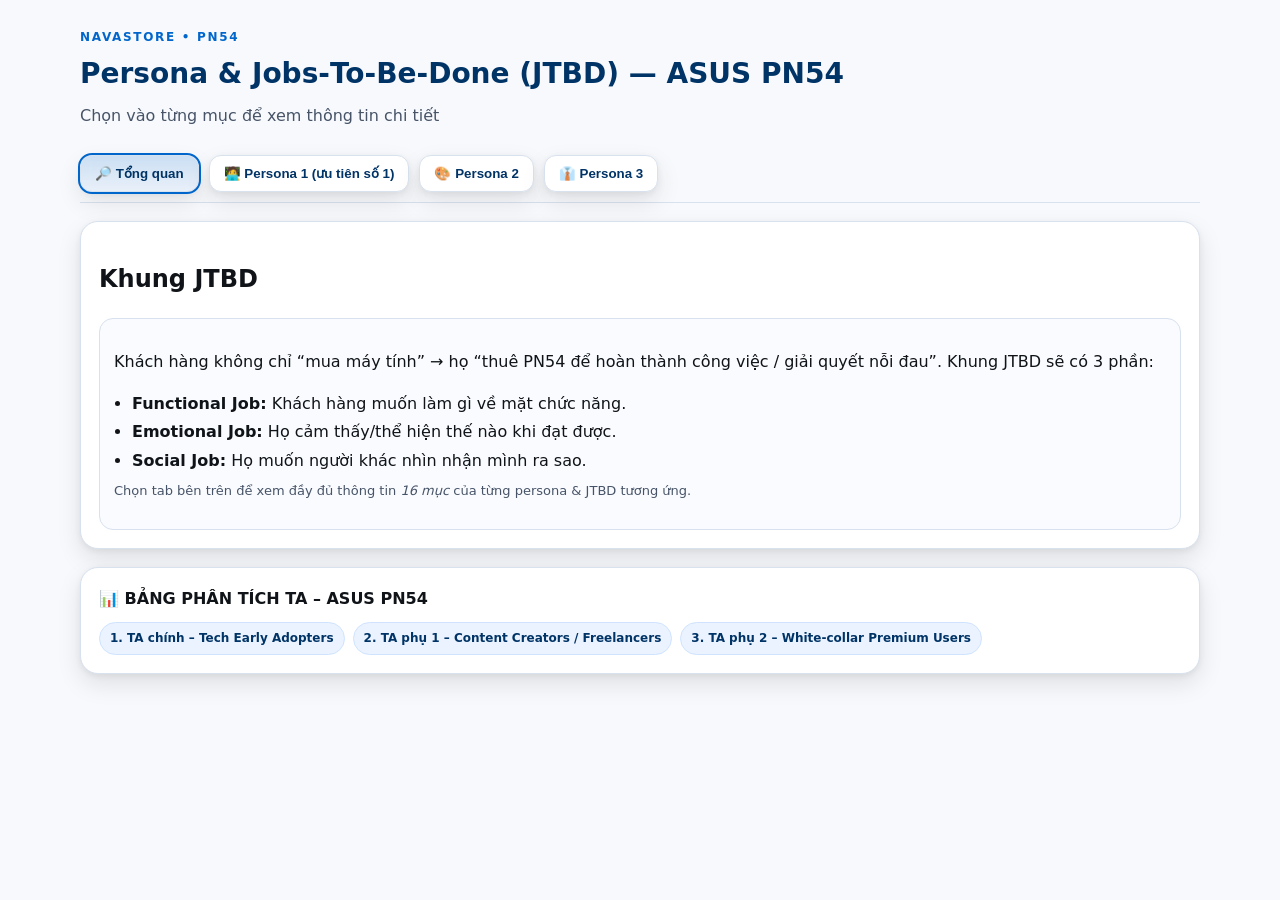
<file: persona/index.html>
<!DOCTYPE html>
<html lang="vi">
<head>
  <meta charset="utf-8" />
  <meta name="viewport" content="width=device-width, initial-scale=1" />
  <title>Persona & JTBD – ASUS PN54 (Navastore)</title>
  <style>
    /* ===== Brand & tokens ===== */
    :root{
      --brand:#003366;      /* Navastore primary */
      --accent:#0066cc;     /* Action / focus */
      --accent-2:#00a37a;   /* Secondary */
      --bg:#f7f9fc;         /* Page bg */
      --surface:#ffffff;    /* Card */
      --ink:#101418;        /* Main text */
      --ink-2:#475468;      /* Secondary text */
      --line:#d8e1ee;       /* Borders */
      --chip:#eaf3ff;       /* Pills */
      --shadow:0 10px 24px rgba(0,0,0,.10), 0 2px 6px rgba(0,0,0,.06);
    }
    *,*::before,*::after{box-sizing:border-box}
    body{margin:0; font-family:system-ui,-apple-system,Segoe UI,Roboto,Helvetica,Arial; color:var(--ink); background:var(--bg); line-height:1.6}
    .wrap{max-width:1160px; margin:28px auto 64px; padding:0 20px}

    /* ===== Header ===== */
    .header{margin-bottom:16px}
    .kicker{letter-spacing:.14em; text-transform:uppercase; color:var(--accent); font-weight:700; font-size:12px}
    h1{margin:.3rem 0 .4rem; font-size:28px; color:var(--brand)}
    .subtitle{margin:0; color:var(--ink-2)}

    /* ===== Tabs (4 tabs) ===== */
    .tabs{position:sticky; top:0; z-index:3; background:rgba(247,249,252,.82); backdrop-filter:blur(8px); border-bottom:1px solid var(--line)}
    .tablist{display:flex; gap:10px; padding:10px 0; flex-wrap:wrap}
    .tab-btn{appearance:none; border:1px solid var(--line); background:var(--surface); color:var(--brand); font-weight:700; padding:10px 14px; border-radius:12px; cursor:pointer; box-shadow:var(--shadow);}
    .tab-btn:hover{background:#f0f6ff}
    .tab-btn[aria-selected="true"]{outline:2px solid var(--accent); background:linear-gradient(180deg,rgba(0,102,204,.18),rgba(0,102,204,.06));}

    /* ===== Panels ===== */
    .panel{display:none; padding:18px 0}
    .panel.active{display:block}

    /* ===== Cards & layout inside panels ===== */
    .card{background:var(--surface); border:1px solid var(--line); border-radius:18px; box-shadow:var(--shadow); padding:18px; margin-bottom:18px}
    .two-col{display:grid; grid-template-columns:1.15fr .85fr; gap:18px}
    @media (max-width:980px){.two-col{grid-template-columns:1fr}}

    .block{background:#f9fbff; border:1px solid var(--line); border-radius:14px; padding:14px}
    .block h3{margin:0 0 8px; font-size:16px; color:var(--brand)}
    .list{margin:0; padding-left:18px}
    .list li{margin:3px 0}

    .jtbd{display:grid; gap:12px}
    .jtbd .col{background:#f9fbff; border:1px solid var(--line); border-radius:14px; padding:14px}
    .jtbd h4{margin:0 0 8px; font-size:15px; color:var(--accent-2)}

    .summary{display:grid; gap:10px}
    .pillset{display:flex; flex-wrap:wrap; gap:8px}
    .pill{background:var(--chip); color:var(--brand); border:1px solid #cfe3ff; padding:6px 10px; border-radius:999px; font-size:12px; font-weight:600}

    .note{margin-top:8px; color:var(--ink-2); font-size:13px}
    .footer{margin-top:14px; color:var(--ink-2); font-size:12px}
  </style>
</head>
<body>
  <div class="wrap">
    <header class="header">
      <div class="kicker">Navastore • PN54</div>
      <h1>Persona & Jobs‑To‑Be‑Done (JTBD) — ASUS PN54</h1>
      <p class="subtitle">Chọn vào từng mục để xem thông tin chi tiết</p>
    </header>

    <!-- ===== Tablist ===== -->
    <nav class="tabs" role="tablist" aria-label="Persona Tabs">
      <div class="tablist">
        <button class="tab-btn" role="tab" aria-selected="true" aria-controls="panel-overview" id="tab-overview">🔎 Tổng quan</button>
        <button class="tab-btn" role="tab" aria-selected="false" aria-controls="panel-p1" id="tab-p1">🧑‍💻 Persona 1 (ưu tiên số 1)</button>
        <button class="tab-btn" role="tab" aria-selected="false" aria-controls="panel-p2" id="tab-p2">🎨 Persona 2</button>
        <button class="tab-btn" role="tab" aria-selected="false" aria-controls="panel-p3" id="tab-p3">👔 Persona 3</button>
      </div>
    </nav>

    <!-- ===== Panels ===== -->
    <section id="panel-overview" class="panel active" role="tabpanel" aria-labelledby="tab-overview">
      <div class="card">
        <h2>Khung JTBD</h2>
        <div class="block">
          <p>Khách hàng không chỉ “mua máy tính” → họ “thuê PN54 để hoàn thành công việc / giải quyết nỗi đau”. Khung JTBD sẽ có 3 phần:</p>
          <ul class="list">
            <li><strong>Functional Job:</strong> Khách hàng muốn làm gì về mặt chức năng.</li>
            <li><strong>Emotional Job:</strong> Họ cảm thấy/thể hiện thế nào khi đạt được.</li>
            <li><strong>Social Job:</strong> Họ muốn người khác nhìn nhận mình ra sao.</li>
          </ul>
          <p class="note">Chọn tab bên trên để xem đầy đủ thông tin <em>16 mục</em> của từng persona & JTBD tương ứng.</p>
        </div>
      </div>

      <div class="card summary">
        <strong>📊 BẢNG PHÂN TÍCH TA – ASUS PN54</strong>
        <div class="pillset">
          <span class="pill">1. TA chính – Tech Early Adopters</span>
          <span class="pill">2. TA phụ 1 – Content Creators / Freelancers</span>
          <span class="pill">3. TA phụ 2 – White‑collar Premium Users</span>
        </div>
      </div>
    </section>

    <section id="panel-p1" class="panel" role="tabpanel" aria-labelledby="tab-p1">
      <div class="card">
        <h2>🧑‍💻 Persona 1 – Tech Early Adopters (TA chính)</h2>
        <div class="two-col">
          <div class="block">
            <h3>Thông tin 16 mục</h3>
            <ol class="list">
              <li>Tuổi: 22 – 35</li>
              <li>Giới tính: Nam (đa số), một phần nhỏ nữ trong ngành IT</li>
              <li>Nơi ở: Thành phố lớn (HN, HCM, Đà Nẵng)</li>
              <li>Công việc: Developer, kỹ sư AI/ML, startup founder, gamer semi-pro</li>
              <li>Tình trạng hôn nhân: Độc thân hoặc mới lập gia đình</li>
              <li>Thu nhập hàng tháng: 20 – 35 triệu</li>
              <li>Trình độ học vấn: Đại học/Cao học ngành CNTT, Kỹ thuật</li>
              <li>Tầng lớp xã hội: Middle – upper middle class</li>
              <li>Mối quan tâm: Công nghệ AI mới, PC hiệu năng, gaming, dev tool</li>
              <li>Sở thích: Test phần mềm/hardware, chơi game, tham gia forum tech</li>
              <li>Thói quen media: Theo dõi YouTube tech, TikTok review, Reddit/voz</li>
              <li>Kênh thông tin tin cậy: KOL công nghệ, forum dev, nhóm Facebook AI</li>
              <li>Hành vi mua hàng: Nghiên cứu kỹ specs, so sánh benchmark, mua online (Shopee/Lazada flagship, website chính hãng)</li>
              <li>Rào cản mua hàng: Giá cao, chưa tin AI PC khác biệt so với PC gaming</li>
              <li>Động lực mua hàng: Muốn trải nghiệm công nghệ đầu tiên, tối ưu hiệu năng AI tại chỗ</li>
              <li>Thông điệp thuyết phục: “Mang AI workstation tiên phong về bàn làm việc – nhỏ gọn, mạnh mẽ, khác biệt.”</li>
            </ol>
          </div>
          <div class="jtbd">
            <div class="col">
              <h4>Functional Job</h4>
              <ul class="list">
                <li>Chạy mô hình AI cục bộ (không phụ thuộc cloud).</li>
                <li>Test công nghệ mới (Copilot+, Zen 5, NPU 50 TOPS).</li>
                <li>Build mini workstation thay desktop cồng kềnh.</li>
              </ul>
            </div>
            <div class="col">
              <h4>Emotional Job</h4>
              <ul class="list">
                <li>Cảm thấy hứng thú vì được trải nghiệm công nghệ tiên phong.</li>
                <li>An tâm vì máy ổn định, không lo treo khi thử nghiệm.</li>
                <li>Thoả mãn nhu cầu “đi trước đón đầu” trong cộng đồng tech.</li>
              </ul>
            </div>
            <div class="col">
              <h4>Social Job</h4>
              <ul class="list">
                <li>Được nhìn nhận là “người đầu tiên” trải nghiệm công nghệ mới.</li>
                <li>Tạo uy tín trong nhóm dev/IT khi giới thiệu tool/thiết bị mới.</li>
                <li>Có thể chia sẻ case study hoặc hướng dẫn trên forum/social.</li>
              </ul>
            </div>
          </div>
        </div>
      </div>
    </section>

    <section id="panel-p2" class="panel" role="tabpanel" aria-labelledby="tab-p2">
      <div class="card">
        <h2>🎨 Persona 2 – Content Creators / Freelancers (TA phụ 1)</h2>
        <div class="two-col">
          <div class="block">
            <h3>Thông tin 16 mục</h3>
            <ol class="list">
              <li>Tuổi: 25 – 40</li>
              <li>Giới tính: Nam & Nữ (tương đối cân bằng)</li>
              <li>Nơi ở: TP lớn (HN, HCM, Đà Nẵng), home studio hoặc coworking</li>
              <li>Công việc: Youtuber, Streamer, Designer, Editor, kiến trúc sư</li>
              <li>Tình trạng hôn nhân: Độc thân hoặc đã lập gia đình</li>
              <li>Thu nhập hàng tháng: 15 – 30 triệu (theo dự án/khách hàng)</li>
              <li>Trình độ học vấn: Đại học ngành thiết kế, truyền thông, kiến trúc…</li>
              <li>Tầng lớp xã hội: Middle class</li>
              <li>Mối quan tâm: Thiết bị sáng tạo, deadline, đa màn hình, backup dữ liệu</li>
              <li>Sở thích: Làm video, stream, chỉnh sửa ảnh, chụp ảnh, đồ họa</li>
              <li>Thói quen media: Xem review tech (ThinkView, Vinh Vật Vờ, Schannel)</li>
              <li>Kênh thông tin tin cậy: Cộng đồng designer/creator, hội nhóm freelancer</li>
              <li>Hành vi mua hàng: Tìm review, so sánh PC/laptop, ưu tiên máy bền – bảo hành tốt</li>
              <li>Rào cản mua hàng: Lo ngại giá cao, chưa hiểu rõ PN54 mạnh ở đâu so với PC gaming</li>
              <li>Động lực mua hàng: Muốn có workstation gọn gàng, yên tĩnh, tránh treo máy khi deadline</li>
              <li>Thông điệp thuyết phục: “Mini PC AI – người bạn đồng hành sáng tạo bền bỉ cho freelancer & studio nhỏ.”</li>
            </ol>
          </div>
          <div class="jtbd">
            <div class="col">
              <h4>Functional Job</h4>
              <ul class="list">
                <li>Dựng video 4K, chỉnh sửa ảnh, thiết kế CAD nhẹ mà không bị lag.</li>
                <li>Làm việc đa màn hình trong studio nhỏ, tiết kiệm điện.</li>
                <li>Vận hành bền bỉ, tránh downtime khi chạy deadline.</li>
              </ul>
            </div>
            <div class="col">
              <h4>Emotional Job</h4>
              <ul class="list">
                <li>Cảm thấy yên tâm khi máy hoạt động ổn định, deadline không bị ảnh hưởng.</li>
                <li>Tự tin hơn khi sở hữu thiết bị “chuẩn doanh nghiệp” chuyên nghiệp.</li>
                <li>Giảm stress vì không phải liên tục fix lỗi máy tính.</li>
              </ul>
            </div>
            <div class="col">
              <h4>Social Job</h4>
              <ul class="list">
                <li>Thể hiện hình ảnh freelancer/studio chuyên nghiệp với khách hàng.</li>
                <li>Dùng PN54 như một “bằng chứng” đầu tư nghiêm túc cho công việc.</li>
                <li>Có thể khoe setup gọn gàng, hiện đại trên social/YouTube.</li>
              </ul>
            </div>
          </div>
        </div>
      </div>
    </section>

    <section id="panel-p3" class="panel" role="tabpanel" aria-labelledby="tab-p3">
      <div class="card">
        <h2>👔 Persona 3 – White‑collar Premium Users (TA phụ 2)</h2>
        <div class="two-col">
          <div class="block">
            <h3>Thông tin 16 mục</h3>
            <ol class="list">
              <li>Tuổi: 28 – 45</li>
              <li>Giới tính: Nam & Nữ</li>
              <li>Nơi ở: Hà Nội, HCM (quận trung tâm, khu dân cư cao cấp)</li>
              <li>Công việc: Quản lý cấp trung, chuyên viên cao cấp (finance, consulting, bất động sản, ngân hàng)</li>
              <li>Tình trạng hôn nhân: Đa số đã kết hôn</li>
              <li>Thu nhập hàng tháng: 25 – 50 triệu</li>
              <li>Trình độ học vấn: Đại học/Cao học ngành kinh tế, tài chính, quản trị</li>
              <li>Tầng lớp xã hội: Upper middle – affluent</li>
              <li>Mối quan tâm: Nâng cấp văn phòng tại nhà, công nghệ hiện đại, thương hiệu uy tín</li>
              <li>Sở thích: Du lịch, networking, sưu tầm thiết bị cao cấp, đọc báo tài chính</li>
              <li>Thói quen media: LinkedIn, báo công nghệ, báo tài chính, YouTube review</li>
              <li>Kênh thông tin tin cậy: Báo chí uy tín (CafeF, VietnamFinance, VnExpress), LinkedIn, KOL công nghệ</li>
              <li>Hành vi mua hàng: Ưa chuộng sản phẩm chính hãng, mua qua flagship store/e-commerce có trả góp</li>
              <li>Rào cản mua hàng: Chưa quen khái niệm Mini PC thay desktop; lo lắng chi phí cao</li>
              <li>Động lực mua hàng: Muốn văn phòng tại nhà gọn gàng, sang trọng, tiết kiệm điện, sản phẩm bền lâu</li>
              <li>Thông điệp thuyết phục: “Một bước nâng cấp văn phòng tại nhà – gọn gàng, mạnh mẽ, tiết kiệm năng lượng.”</li>
            </ol>
          </div>
          <div class="jtbd">
            <div class="col">
              <h4>Functional Job</h4>
              <ul class="list">
                <li>Thay thế desktop cồng kềnh bằng mini PC gọn nhẹ.</li>
                <li>Làm việc từ xa (remote/hybrid) với hệ thống đa màn hình.</li>
                <li>Giảm chi phí điện năng, đảm bảo máy chạy êm 24/7.</li>
              </ul>
            </div>
            <div class="col">
              <h4>Emotional Job</h4>
              <ul class="list">
                <li>Cảm thấy thoải mái với không gian làm việc gọn gàng, sang trọng.</li>
                <li>Yên tâm vì thiết bị ổn định, ít rủi ro gián đoạn.</li>
                <li>Thỏa mãn khi biết mình đầu tư sản phẩm thông minh, tiết kiệm về lâu dài.</li>
              </ul>
            </div>
            <div class="col">
              <h4>Social Job</h4>
              <ul class="list">
                <li>Được nhìn nhận là người “cập nhật công nghệ mới”, dùng PC AI thay desktop truyền thống.</li>
                <li>Thể hiện phong cách sống hiện đại, chuyên nghiệp.</li>
                <li>Gắn liền hình ảnh cá nhân với thương hiệu ASUS (cao cấp, bền bỉ, chính hãng).</li>
              </ul>
            </div>
          </div>
        </div>
        <div class="footer">👉 Tóm lại, khách hàng “thuê” PN54 không chỉ để xử lý công việc (functional), mà còn để: Khẳng định bản thân (social) → tiên phong, chuyên nghiệp, đẳng cấp; Đem lại sự yên tâm và hứng thú (emotional) → không lo gián đoạn, trải nghiệm mới mẻ.</div>
      </div>
    </section>
  </div>

  <script>
    // Simple accessible tabs
    const tabs = Array.from(document.querySelectorAll('[role="tab"]'));
    const panels = Array.from(document.querySelectorAll('[role="tabpanel"]'));
    function activateTab(tab){
      tabs.forEach(t=>{t.setAttribute('aria-selected','false'); t.tabIndex = -1});
      panels.forEach(p=>p.classList.remove('active'));
      tab.setAttribute('aria-selected','true'); tab.tabIndex = 0; tab.focus();
      const id = tab.getAttribute('aria-controls');
      document.getElementById(id).classList.add('active');
    }
    tabs.forEach(tab=>{
      tab.addEventListener('click',()=>activateTab(tab));
      tab.addEventListener('keydown',e=>{
        const i = tabs.indexOf(tab); let j = i;
        if(e.key==='ArrowRight') j = (i+1)%tabs.length;
        if(e.key==='ArrowLeft') j = (i-1+tabs.length)%tabs.length;
        if(j!==i){ e.preventDefault(); activateTab(tabs[j]); }
      })
    })
  </script>
</body>
</html>
</file>
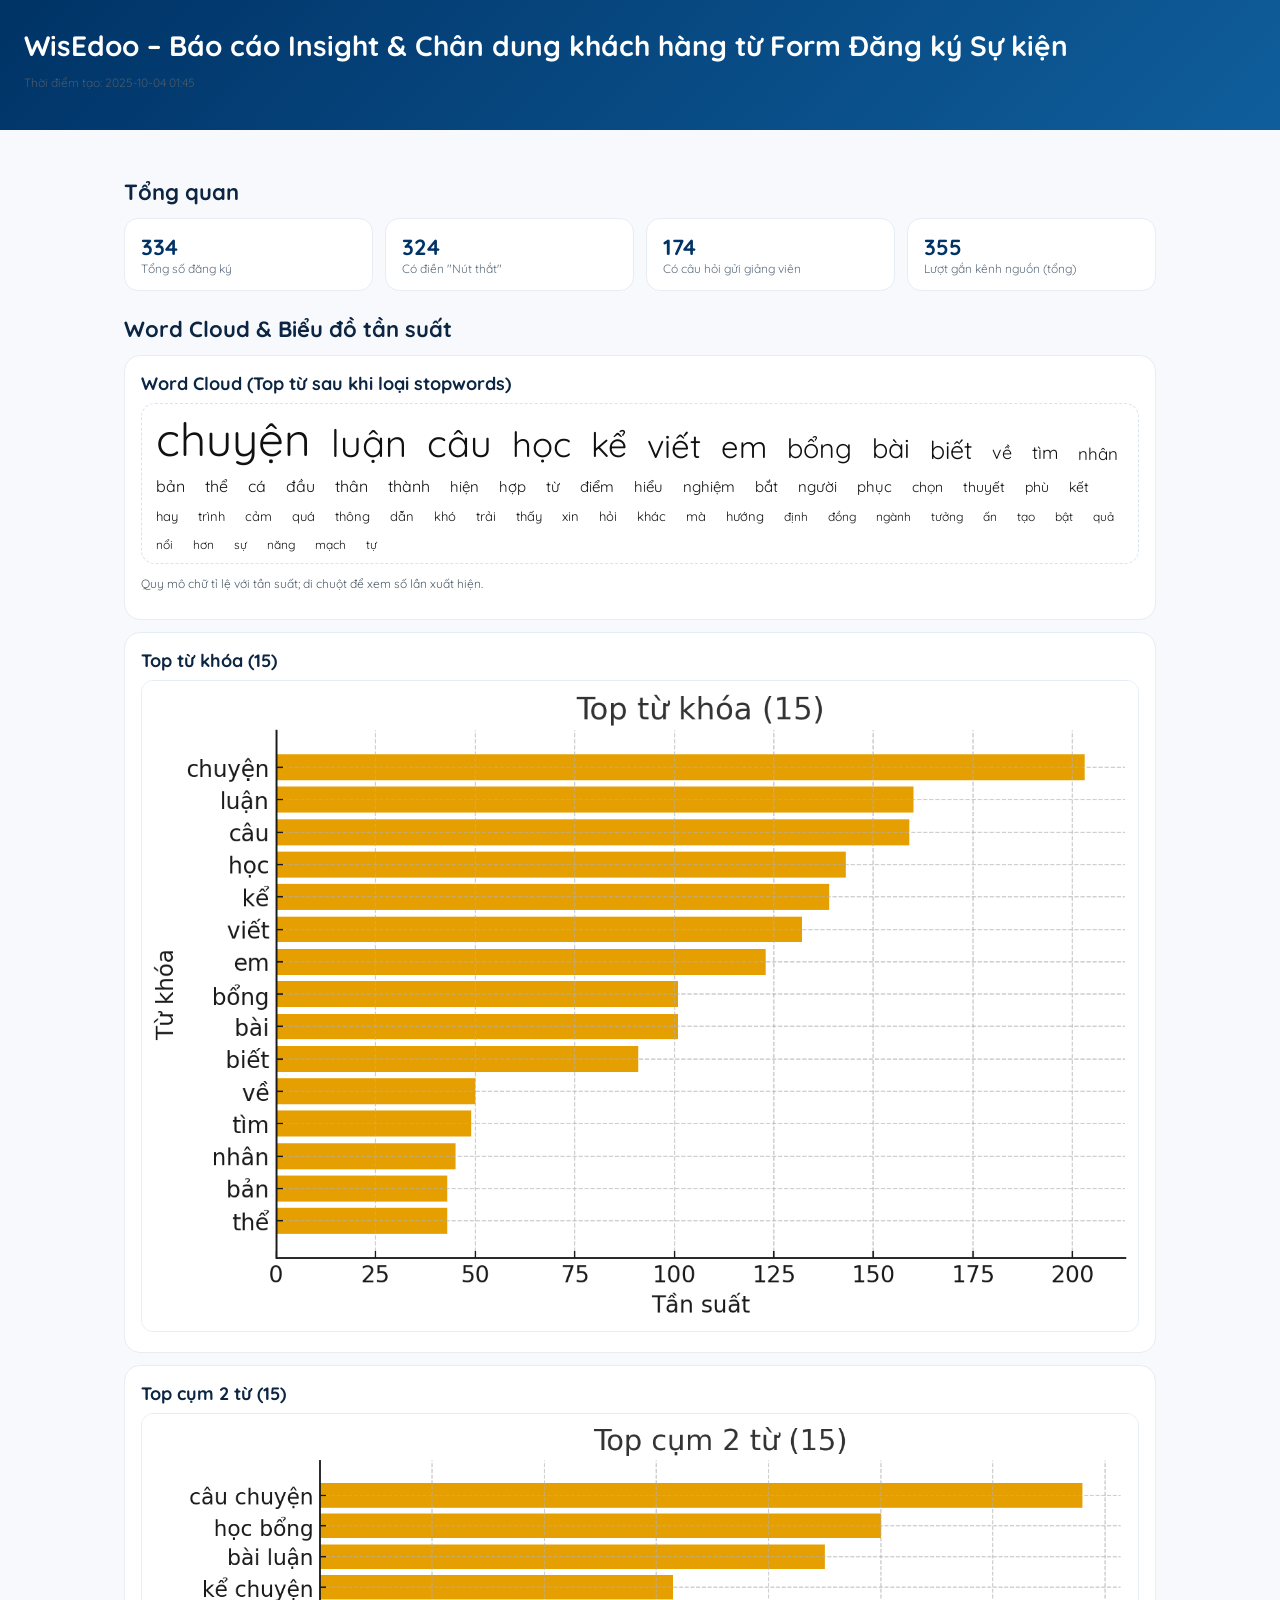
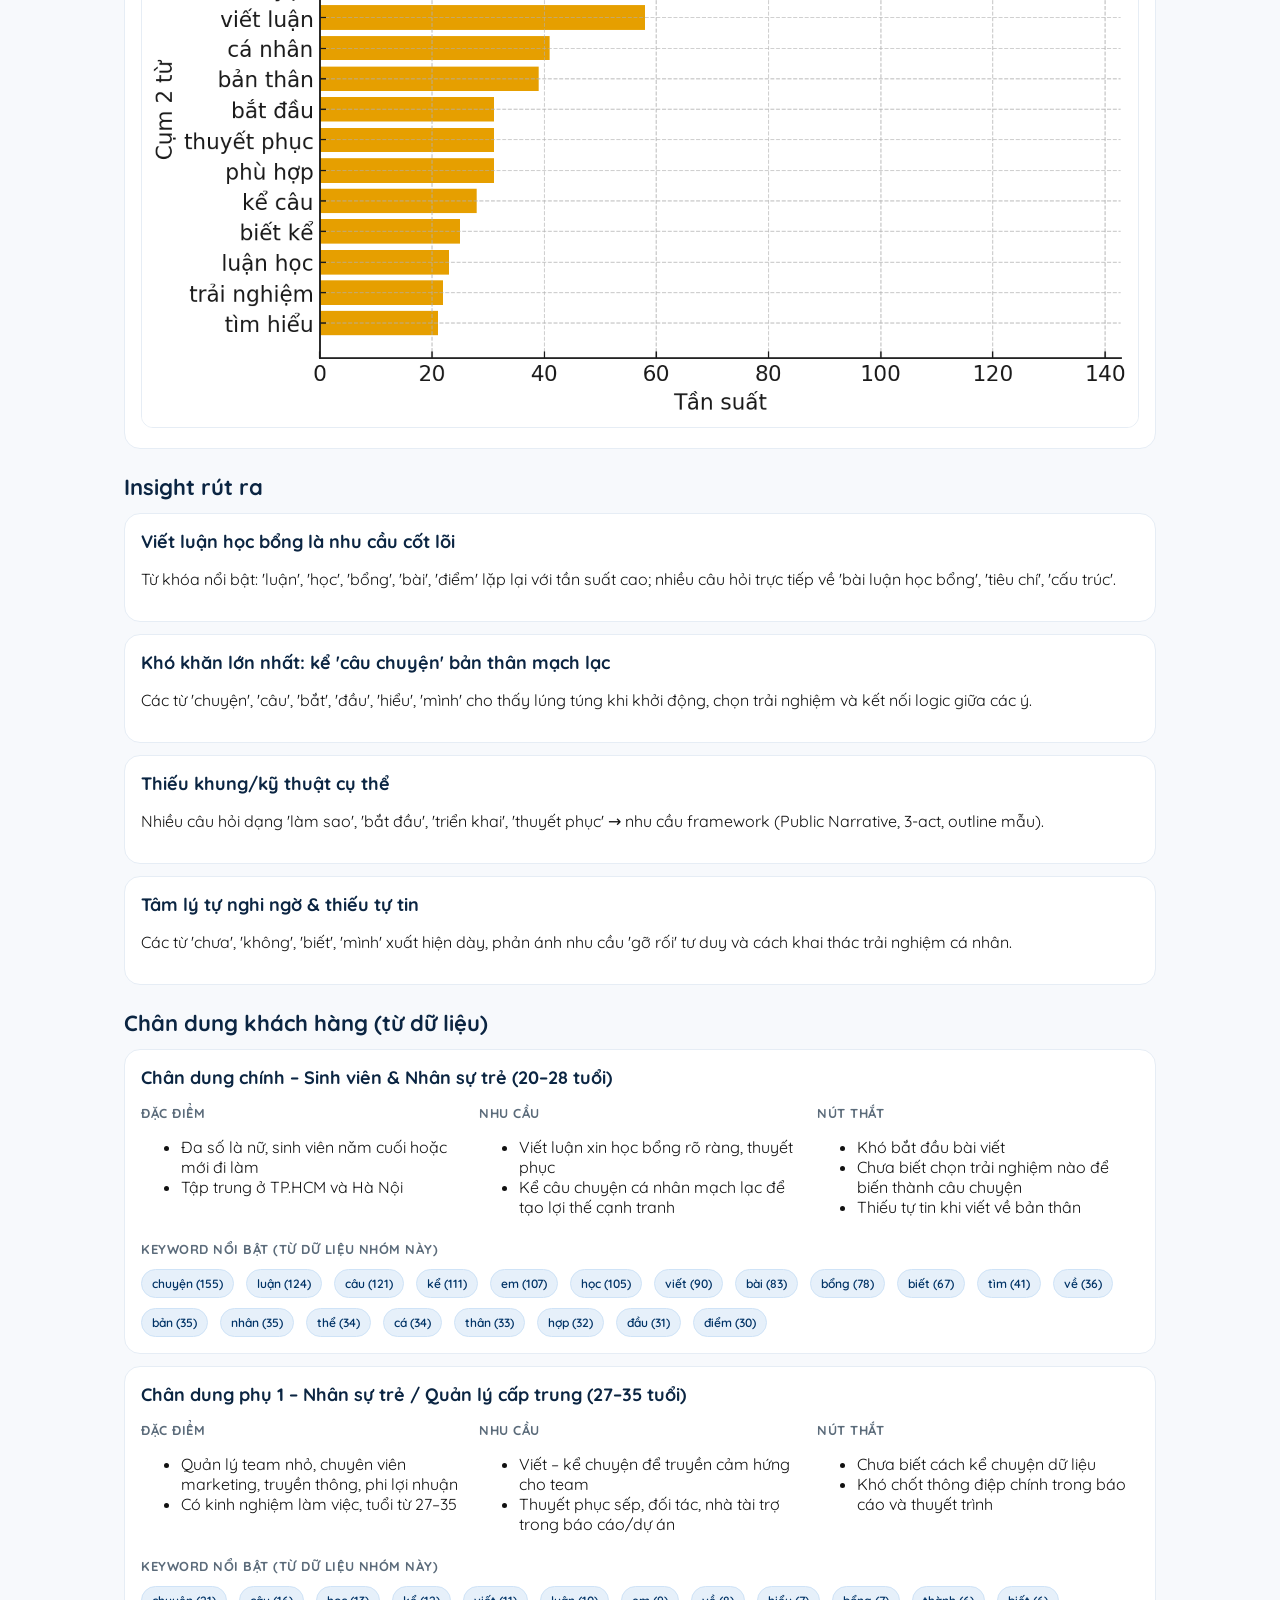
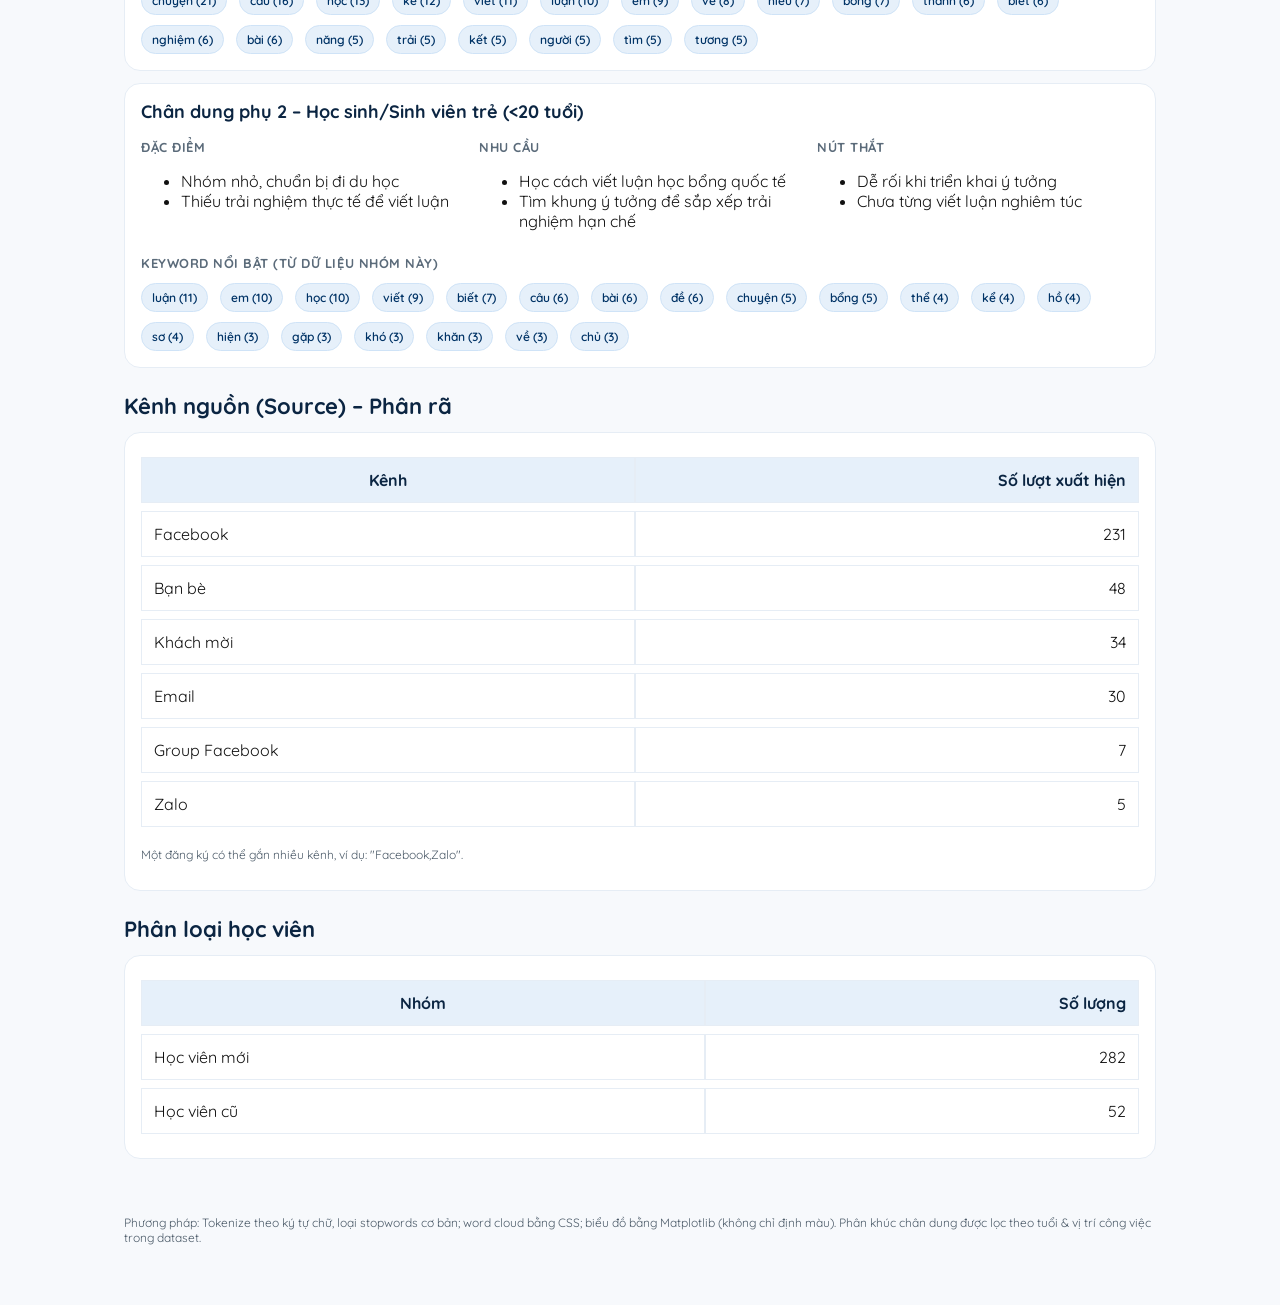
<file: report-wisedoo/index.html>
<!doctype html>
<html lang="vi">
<head>
<meta charset="utf-8">
<meta name="viewport" content="width=device-width, initial-scale=1">
<title>WisEdoo | Full Report – Insight & Personas (Quicksand)</title>

<style>
@import url('https://fonts.googleapis.com/css2?family=Quicksand:wght@400;600;700&display=swap');
:root{
  --brand:#003366;
  --brand-2:#0f5e9c;
  --bg:#f7f9fc;
  --card:#ffffff;
  --muted:#5b6b7a;
  --accent:#e6f0fa;
}
*{box-sizing:border-box}
body{margin:0;font-family:'Quicksand',Inter,system-ui,-apple-system,Segoe UI,Roboto,Arial,sans-serif;background:var(--bg);color:#111}
.header{background:linear-gradient(135deg,var(--brand) 0%,var(--brand-2) 100%);color:#fff;padding:28px 24px}
.container{max-width:1080px;margin:0 auto;padding:24px}
h1{margin:0;font-size:28px;font-weight:800}
h2{margin:24px 0 12px;font-size:22px;color:#0b2542}
h3{margin:0 0 8px;font-size:18px;color:#0b2542}
h4{margin:8px 0;font-size:13px;color:#5b6b7a;text-transform:uppercase;letter-spacing:.04em}
.kpi-grid{display:grid;grid-template-columns:repeat(4,1fr);gap:12px}
.kpi{background:var(--card);border:1px solid #e6edf5;border-radius:14px;padding:14px 16px}
.kpi .num{font-size:22px;font-weight:800;color:var(--brand)}
.kpi .lbl{font-size:12px;color:var(--muted)}
.section{margin:20px 0}
.card{background:var(--card);border:1px solid #e6edf5;border-radius:16px;padding:16px;margin:12px 0}
.grid{display:grid;grid-template-columns:repeat(3,1fr);gap:16px}
.table{width:100%;border-collapse:separate;border-spacing:0 8px}
.table th,.table td{background:#fff;padding:12px;border:1px solid #e6edf5}
.table th{background:var(--accent);color:#0b2542}
.table td:last-child{text-align:right}
.small{color:#4b5a68;font-size:12px}
.footer{color:#4b5a68;padding:24px 0}
.cloud{display:flex;flex-wrap:wrap;gap:8px;align-items:flex-end;padding:8px;border:1px dashed #d7e4f3;background:#fff;border-radius:14px}
.imgbox{text-align:center}
.imgbox img{max-width:100%;height:auto;border-radius:12px;border:1px solid #e6edf5;background:#fff}
.badge{display:inline-block;background:var(--accent);padding:6px 10px;border-radius:999px;color:var(--brand);font-weight:600;margin:4px 6px 0 0;font-size:12px;border:1px solid #cfe3f7}
.flex{display:flex;flex-wrap:wrap;gap:6px}
</style>

</head>
<body>
  <div class="header">
    <h1>WisEdoo – Báo cáo Insight & Chân dung khách hàng từ Form Đăng ký Sự kiện</h1>
    <p class="small">Thời điểm tạo: 2025-10-04 01:45</p>
  </div>

  <div class="container">

    <div class="section">
      <h2>Tổng quan</h2>
      <div class="kpi-grid">
        <div class="kpi"><div class="num">334</div><div class="lbl">Tổng số đăng ký</div></div>
        <div class="kpi"><div class="num">324</div><div class="lbl">Có điền "Nút thắt"</div></div>
        <div class="kpi"><div class="num">174</div><div class="lbl">Có câu hỏi gửi giảng viên</div></div>
        <div class="kpi"><div class="num">355</div><div class="lbl">Lượt gắn kênh nguồn (tổng)</div></div>
      </div>
    </div>

    <div class="section">
      <h2>Word Cloud & Biểu đồ tần suất</h2>
      <div class="card">
        <h3>Word Cloud (Top từ sau khi loại stopwords)</h3>
        <div class='cloud'><span style='font-size:46px; line-height:1; padding:4px 6px; display:inline-block;' title='chuyện: 203'>chuyện</span>
<span style='font-size:38px; line-height:1; padding:4px 6px; display:inline-block;' title='luận: 160'>luận</span>
<span style='font-size:38px; line-height:1; padding:4px 6px; display:inline-block;' title='câu: 159'>câu</span>
<span style='font-size:35px; line-height:1; padding:4px 6px; display:inline-block;' title='học: 143'>học</span>
<span style='font-size:34px; line-height:1; padding:4px 6px; display:inline-block;' title='kể: 139'>kể</span>
<span style='font-size:33px; line-height:1; padding:4px 6px; display:inline-block;' title='viết: 132'>viết</span>
<span style='font-size:31px; line-height:1; padding:4px 6px; display:inline-block;' title='em: 123'>em</span>
<span style='font-size:27px; line-height:1; padding:4px 6px; display:inline-block;' title='bổng: 101'>bổng</span>
<span style='font-size:27px; line-height:1; padding:4px 6px; display:inline-block;' title='bài: 101'>bài</span>
<span style='font-size:25px; line-height:1; padding:4px 6px; display:inline-block;' title='biết: 91'>biết</span>
<span style='font-size:18px; line-height:1; padding:4px 6px; display:inline-block;' title='về: 50'>về</span>
<span style='font-size:18px; line-height:1; padding:4px 6px; display:inline-block;' title='tìm: 49'>tìm</span>
<span style='font-size:17px; line-height:1; padding:4px 6px; display:inline-block;' title='nhân: 45'>nhân</span>
<span style='font-size:16px; line-height:1; padding:4px 6px; display:inline-block;' title='bản: 43'>bản</span>
<span style='font-size:16px; line-height:1; padding:4px 6px; display:inline-block;' title='thể: 43'>thể</span>
<span style='font-size:16px; line-height:1; padding:4px 6px; display:inline-block;' title='cá: 42'>cá</span>
<span style='font-size:16px; line-height:1; padding:4px 6px; display:inline-block;' title='đầu: 41'>đầu</span>
<span style='font-size:16px; line-height:1; padding:4px 6px; display:inline-block;' title='thân: 40'>thân</span>
<span style='font-size:16px; line-height:1; padding:4px 6px; display:inline-block;' title='thành: 39'>thành</span>
<span style='font-size:15px; line-height:1; padding:4px 6px; display:inline-block;' title='hiện: 37'>hiện</span>
<span style='font-size:15px; line-height:1; padding:4px 6px; display:inline-block;' title='hợp: 37'>hợp</span>
<span style='font-size:15px; line-height:1; padding:4px 6px; display:inline-block;' title='từ: 36'>từ</span>
<span style='font-size:15px; line-height:1; padding:4px 6px; display:inline-block;' title='điểm: 36'>điểm</span>
<span style='font-size:15px; line-height:1; padding:4px 6px; display:inline-block;' title='hiểu: 35'>hiểu</span>
<span style='font-size:15px; line-height:1; padding:4px 6px; display:inline-block;' title='nghiệm: 35'>nghiệm</span>
<span style='font-size:15px; line-height:1; padding:4px 6px; display:inline-block;' title='bắt: 34'>bắt</span>
<span style='font-size:15px; line-height:1; padding:4px 6px; display:inline-block;' title='người: 34'>người</span>
<span style='font-size:15px; line-height:1; padding:4px 6px; display:inline-block;' title='phục: 34'>phục</span>
<span style='font-size:14px; line-height:1; padding:4px 6px; display:inline-block;' title='chọn: 32'>chọn</span>
<span style='font-size:14px; line-height:1; padding:4px 6px; display:inline-block;' title='thuyết: 32'>thuyết</span>
<span style='font-size:14px; line-height:1; padding:4px 6px; display:inline-block;' title='phù: 31'>phù</span>
<span style='font-size:14px; line-height:1; padding:4px 6px; display:inline-block;' title='kết: 28'>kết</span>
<span style='font-size:13px; line-height:1; padding:4px 6px; display:inline-block;' title='hay: 26'>hay</span>
<span style='font-size:13px; line-height:1; padding:4px 6px; display:inline-block;' title='trình: 26'>trình</span>
<span style='font-size:13px; line-height:1; padding:4px 6px; display:inline-block;' title='cảm: 25'>cảm</span>
<span style='font-size:13px; line-height:1; padding:4px 6px; display:inline-block;' title='quá: 24'>quá</span>
<span style='font-size:13px; line-height:1; padding:4px 6px; display:inline-block;' title='thông: 24'>thông</span>
<span style='font-size:13px; line-height:1; padding:4px 6px; display:inline-block;' title='dẫn: 23'>dẫn</span>
<span style='font-size:13px; line-height:1; padding:4px 6px; display:inline-block;' title='khó: 23'>khó</span>
<span style='font-size:13px; line-height:1; padding:4px 6px; display:inline-block;' title='trải: 23'>trải</span>
<span style='font-size:13px; line-height:1; padding:4px 6px; display:inline-block;' title='thấy: 23'>thấy</span>
<span style='font-size:13px; line-height:1; padding:4px 6px; display:inline-block;' title='xin: 23'>xin</span>
<span style='font-size:13px; line-height:1; padding:4px 6px; display:inline-block;' title='hỏi: 23'>hỏi</span>
<span style='font-size:13px; line-height:1; padding:4px 6px; display:inline-block;' title='khác: 22'>khác</span>
<span style='font-size:13px; line-height:1; padding:4px 6px; display:inline-block;' title='mà: 22'>mà</span>
<span style='font-size:13px; line-height:1; padding:4px 6px; display:inline-block;' title='hướng: 22'>hướng</span>
<span style='font-size:12px; line-height:1; padding:4px 6px; display:inline-block;' title='định: 20'>định</span>
<span style='font-size:12px; line-height:1; padding:4px 6px; display:inline-block;' title='đồng: 20'>đồng</span>
<span style='font-size:12px; line-height:1; padding:4px 6px; display:inline-block;' title='ngành: 20'>ngành</span>
<span style='font-size:12px; line-height:1; padding:4px 6px; display:inline-block;' title='tưởng: 19'>tưởng</span>
<span style='font-size:12px; line-height:1; padding:4px 6px; display:inline-block;' title='ấn: 19'>ấn</span>
<span style='font-size:12px; line-height:1; padding:4px 6px; display:inline-block;' title='tạo: 19'>tạo</span>
<span style='font-size:12px; line-height:1; padding:4px 6px; display:inline-block;' title='bật: 18'>bật</span>
<span style='font-size:12px; line-height:1; padding:4px 6px; display:inline-block;' title='quả: 18'>quả</span>
<span style='font-size:12px; line-height:1; padding:4px 6px; display:inline-block;' title='nổi: 17'>nổi</span>
<span style='font-size:12px; line-height:1; padding:4px 6px; display:inline-block;' title='hơn: 17'>hơn</span>
<span style='font-size:12px; line-height:1; padding:4px 6px; display:inline-block;' title='sự: 17'>sự</span>
<span style='font-size:12px; line-height:1; padding:4px 6px; display:inline-block;' title='năng: 17'>năng</span>
<span style='font-size:12px; line-height:1; padding:4px 6px; display:inline-block;' title='mạch: 16'>mạch</span>
<span style='font-size:12px; line-height:1; padding:4px 6px; display:inline-block;' title='tự: 16'>tự</span></div>
        <p class="small">Quy mô chữ tỉ lệ với tần suất; di chuột để xem số lần xuất hiện.</p>
      </div>
      <div class="card">
        <h3>Top từ khóa (15)</h3>
        <div class='imgbox'><img alt='Top từ khóa' src='[data-uri]'></div>
      </div>
      <div class="card">
        <h3>Top cụm 2 từ (15)</h3>
        <div class='imgbox'><img alt='Top cụm 2 từ' src='[data-uri]'></div>
      </div>
    </div>

    <div class="section">
      <h2>Insight rút ra</h2>
      <div class="card"><h3>Viết luận học bổng là nhu cầu cốt lõi</h3><p>Từ khóa nổi bật: 'luận', 'học', 'bổng', 'bài', 'điểm' lặp lại với tần suất cao; nhiều câu hỏi trực tiếp về 'bài luận học bổng', 'tiêu chí', 'cấu trúc'.</p></div>
      <div class="card"><h3>Khó khăn lớn nhất: kể 'câu chuyện' bản thân mạch lạc</h3><p>Các từ 'chuyện', 'câu', 'bắt', 'đầu', 'hiểu', 'mình' cho thấy lúng túng khi khởi động, chọn trải nghiệm và kết nối logic giữa các ý.</p></div>
      <div class="card"><h3>Thiếu khung/kỹ thuật cụ thể</h3><p>Nhiều câu hỏi dạng 'làm sao', 'bắt đầu', 'triển khai', 'thuyết phục' → nhu cầu framework (Public Narrative, 3-act, outline mẫu).</p></div>
      <div class="card"><h3>Tâm lý tự nghi ngờ & thiếu tự tin</h3><p>Các từ 'chưa', 'không', 'biết', 'mình' xuất hiện dày, phản ánh nhu cầu 'gỡ rối' tư duy và cách khai thác trải nghiệm cá nhân.</p></div>
    </div>

    <div class="section">
      <h2>Chân dung khách hàng (từ dữ liệu)</h2>
      
    <div class="card">
      <h3>Chân dung chính – Sinh viên & Nhân sự trẻ (20–28 tuổi)</h3>
      <div class="grid">
        <div><h4>Đặc điểm</h4><ul><li>Đa số là nữ, sinh viên năm cuối hoặc mới đi làm</li><li>Tập trung ở TP.HCM và Hà Nội</li></ul></div>
        <div><h4>Nhu cầu</h4><ul><li>Viết luận xin học bổng rõ ràng, thuyết phục</li><li>Kể câu chuyện cá nhân mạch lạc để tạo lợi thế cạnh tranh</li></ul></div>
        <div><h4>Nút thắt</h4><ul><li>Khó bắt đầu bài viết</li><li>Chưa biết chọn trải nghiệm nào để biến thành câu chuyện</li><li>Thiếu tự tin khi viết về bản thân</li></ul></div>
      </div>
      <div><h4>Keyword nổi bật (từ dữ liệu nhóm này)</h4><div class="flex"><span class='badge'>chuyện (155)</span><span class='badge'>luận (124)</span><span class='badge'>câu (121)</span><span class='badge'>kể (111)</span><span class='badge'>em (107)</span><span class='badge'>học (105)</span><span class='badge'>viết (90)</span><span class='badge'>bài (83)</span><span class='badge'>bổng (78)</span><span class='badge'>biết (67)</span><span class='badge'>tìm (41)</span><span class='badge'>về (36)</span><span class='badge'>bản (35)</span><span class='badge'>nhân (35)</span><span class='badge'>thể (34)</span><span class='badge'>cá (34)</span><span class='badge'>thân (33)</span><span class='badge'>hợp (32)</span><span class='badge'>đầu (31)</span><span class='badge'>điểm (30)</span></div></div>
    </div>
    
    <div class="card">
      <h3>Chân dung phụ 1 – Nhân sự trẻ / Quản lý cấp trung (27–35 tuổi)</h3>
      <div class="grid">
        <div><h4>Đặc điểm</h4><ul><li>Quản lý team nhỏ, chuyên viên marketing, truyền thông, phi lợi nhuận</li><li>Có kinh nghiệm làm việc, tuổi từ 27–35</li></ul></div>
        <div><h4>Nhu cầu</h4><ul><li>Viết – kể chuyện để truyền cảm hứng cho team</li><li>Thuyết phục sếp, đối tác, nhà tài trợ trong báo cáo/dự án</li></ul></div>
        <div><h4>Nút thắt</h4><ul><li>Chưa biết cách kể chuyện dữ liệu</li><li>Khó chốt thông điệp chính trong báo cáo và thuyết trình</li></ul></div>
      </div>
      <div><h4>Keyword nổi bật (từ dữ liệu nhóm này)</h4><div class="flex"><span class='badge'>chuyện (21)</span><span class='badge'>câu (16)</span><span class='badge'>học (13)</span><span class='badge'>kể (12)</span><span class='badge'>viết (11)</span><span class='badge'>luận (10)</span><span class='badge'>em (9)</span><span class='badge'>về (8)</span><span class='badge'>hiểu (7)</span><span class='badge'>bổng (7)</span><span class='badge'>thành (6)</span><span class='badge'>biết (6)</span><span class='badge'>nghiệm (6)</span><span class='badge'>bài (6)</span><span class='badge'>năng (5)</span><span class='badge'>trải (5)</span><span class='badge'>kết (5)</span><span class='badge'>người (5)</span><span class='badge'>tìm (5)</span><span class='badge'>tương (5)</span></div></div>
    </div>
    
    <div class="card">
      <h3>Chân dung phụ 2 – Học sinh/Sinh viên trẻ (<20 tuổi)</h3>
      <div class="grid">
        <div><h4>Đặc điểm</h4><ul><li>Nhóm nhỏ, chuẩn bị đi du học</li><li>Thiếu trải nghiệm thực tế để viết luận</li></ul></div>
        <div><h4>Nhu cầu</h4><ul><li>Học cách viết luận học bổng quốc tế</li><li>Tìm khung ý tưởng để sắp xếp trải nghiệm hạn chế</li></ul></div>
        <div><h4>Nút thắt</h4><ul><li>Dễ rối khi triển khai ý tưởng</li><li>Chưa từng viết luận nghiêm túc</li></ul></div>
      </div>
      <div><h4>Keyword nổi bật (từ dữ liệu nhóm này)</h4><div class="flex"><span class='badge'>luận (11)</span><span class='badge'>em (10)</span><span class='badge'>học (10)</span><span class='badge'>viết (9)</span><span class='badge'>biết (7)</span><span class='badge'>câu (6)</span><span class='badge'>bài (6)</span><span class='badge'>đề (6)</span><span class='badge'>chuyện (5)</span><span class='badge'>bổng (5)</span><span class='badge'>thể (4)</span><span class='badge'>kể (4)</span><span class='badge'>hồ (4)</span><span class='badge'>sơ (4)</span><span class='badge'>hiện (3)</span><span class='badge'>gặp (3)</span><span class='badge'>khó (3)</span><span class='badge'>khăn (3)</span><span class='badge'>về (3)</span><span class='badge'>chủ (3)</span></div></div>
    </div>
    
    </div>

    <div class="section">
      <h2>Kênh nguồn (Source) – Phân rã</h2>
      <div class="card">
        
    <table class="table">
        <thead><tr><th>Kênh</th><th style="text-align:right">Số lượt xuất hiện</th></tr></thead>
        <tbody><tr><td>Facebook</td><td>231</td></tr><tr><td>Bạn bè</td><td>48</td></tr><tr><td>Khách mời</td><td>34</td></tr><tr><td>Email</td><td>30</td></tr><tr><td>Group Facebook</td><td>7</td></tr><tr><td>Zalo</td><td>5</td></tr></tbody>
    </table>
    
        <p class="small">Một đăng ký có thể gắn nhiều kênh, ví dụ: "Facebook,Zalo".</p>
      </div>
    </div>

    <div class="section">
      <h2>Phân loại học viên</h2>
      <div class="card">
        
    <table class="table">
        <thead><tr><th>Nhóm</th><th style="text-align:right">Số lượng</th></tr></thead>
        <tbody><tr><td>Học viên mới</td><td>282</td></tr><tr><td>Học viên cũ</td><td>52</td></tr></tbody>
    </table>
    
      </div>
    </div>

    <div class="footer small">
      <p>Phương pháp: Tokenize theo ký tự chữ, loại stopwords cơ bản; word cloud bằng CSS; biểu đồ bằng Matplotlib (không chỉ định màu). Phân khúc chân dung được lọc theo tuổi & vị trí công việc trong dataset.</p>
    </div>
  </div>
</body>
</html>
</file>
